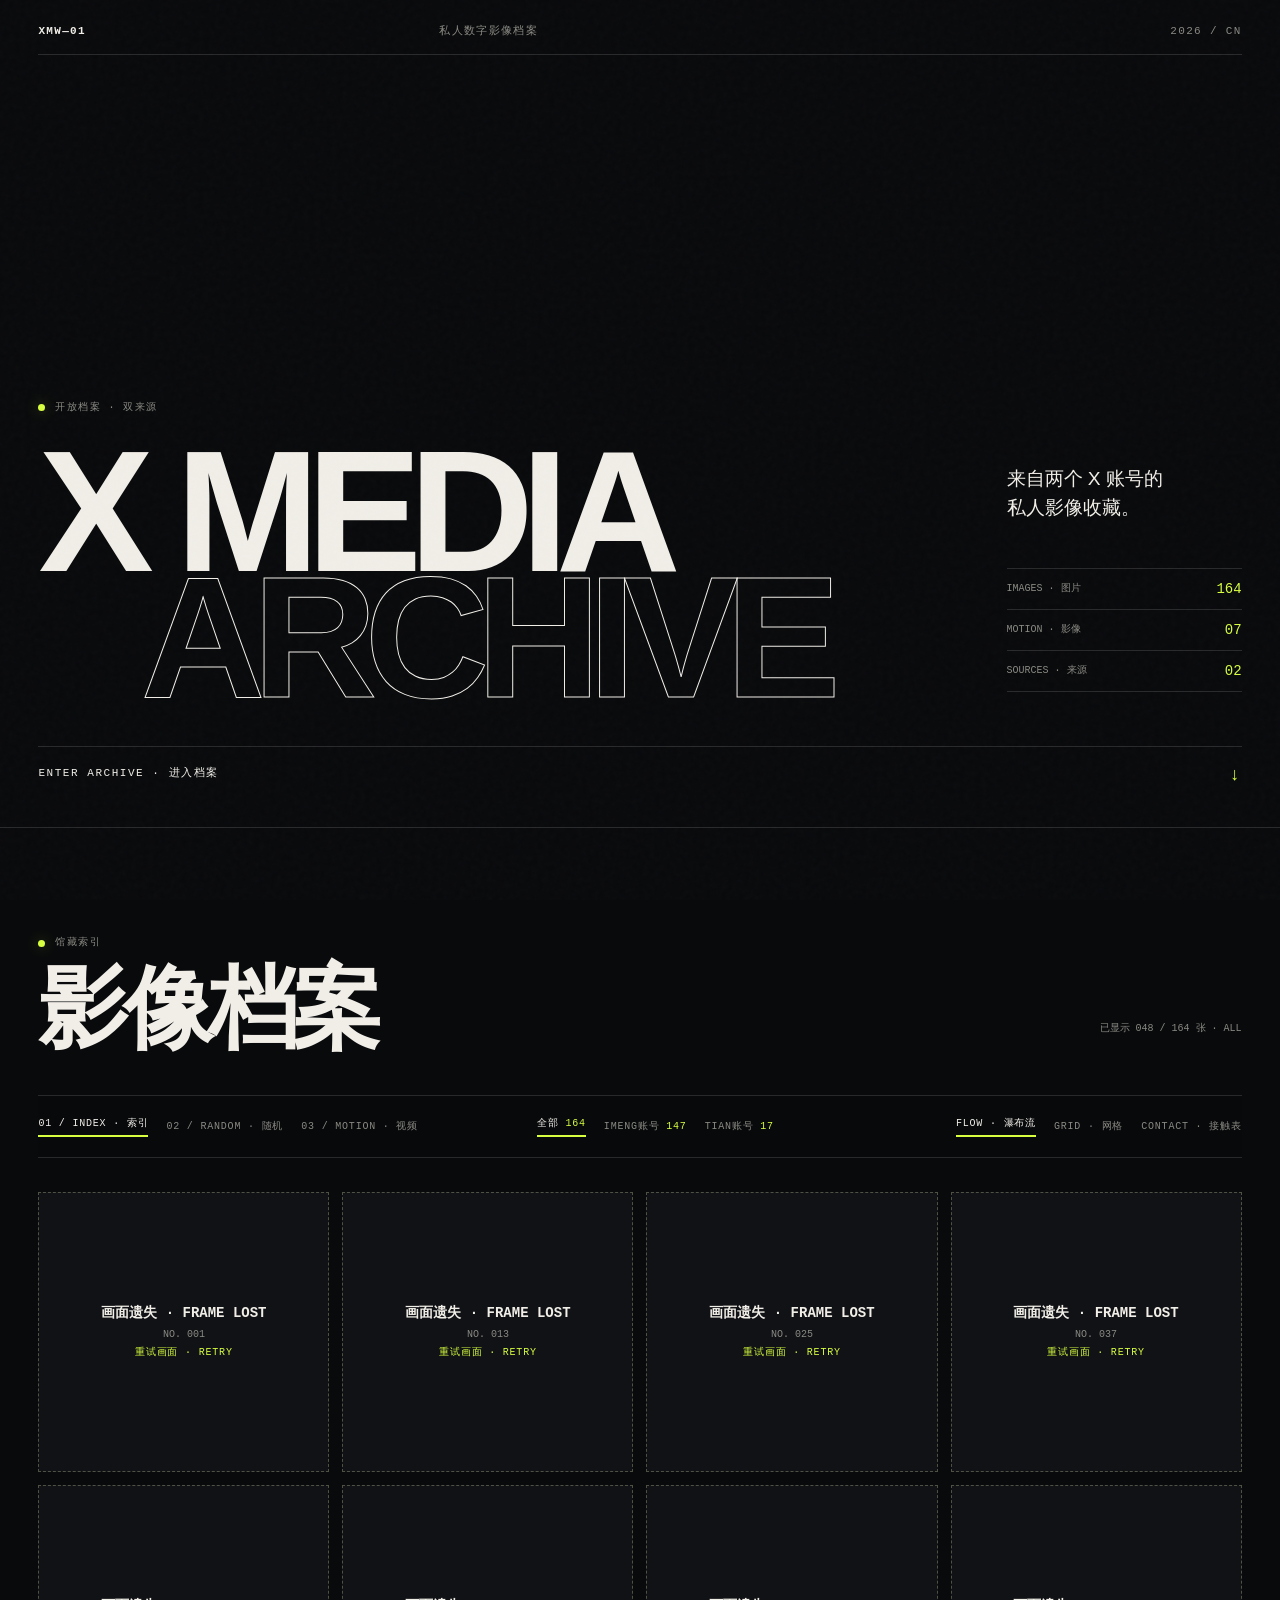
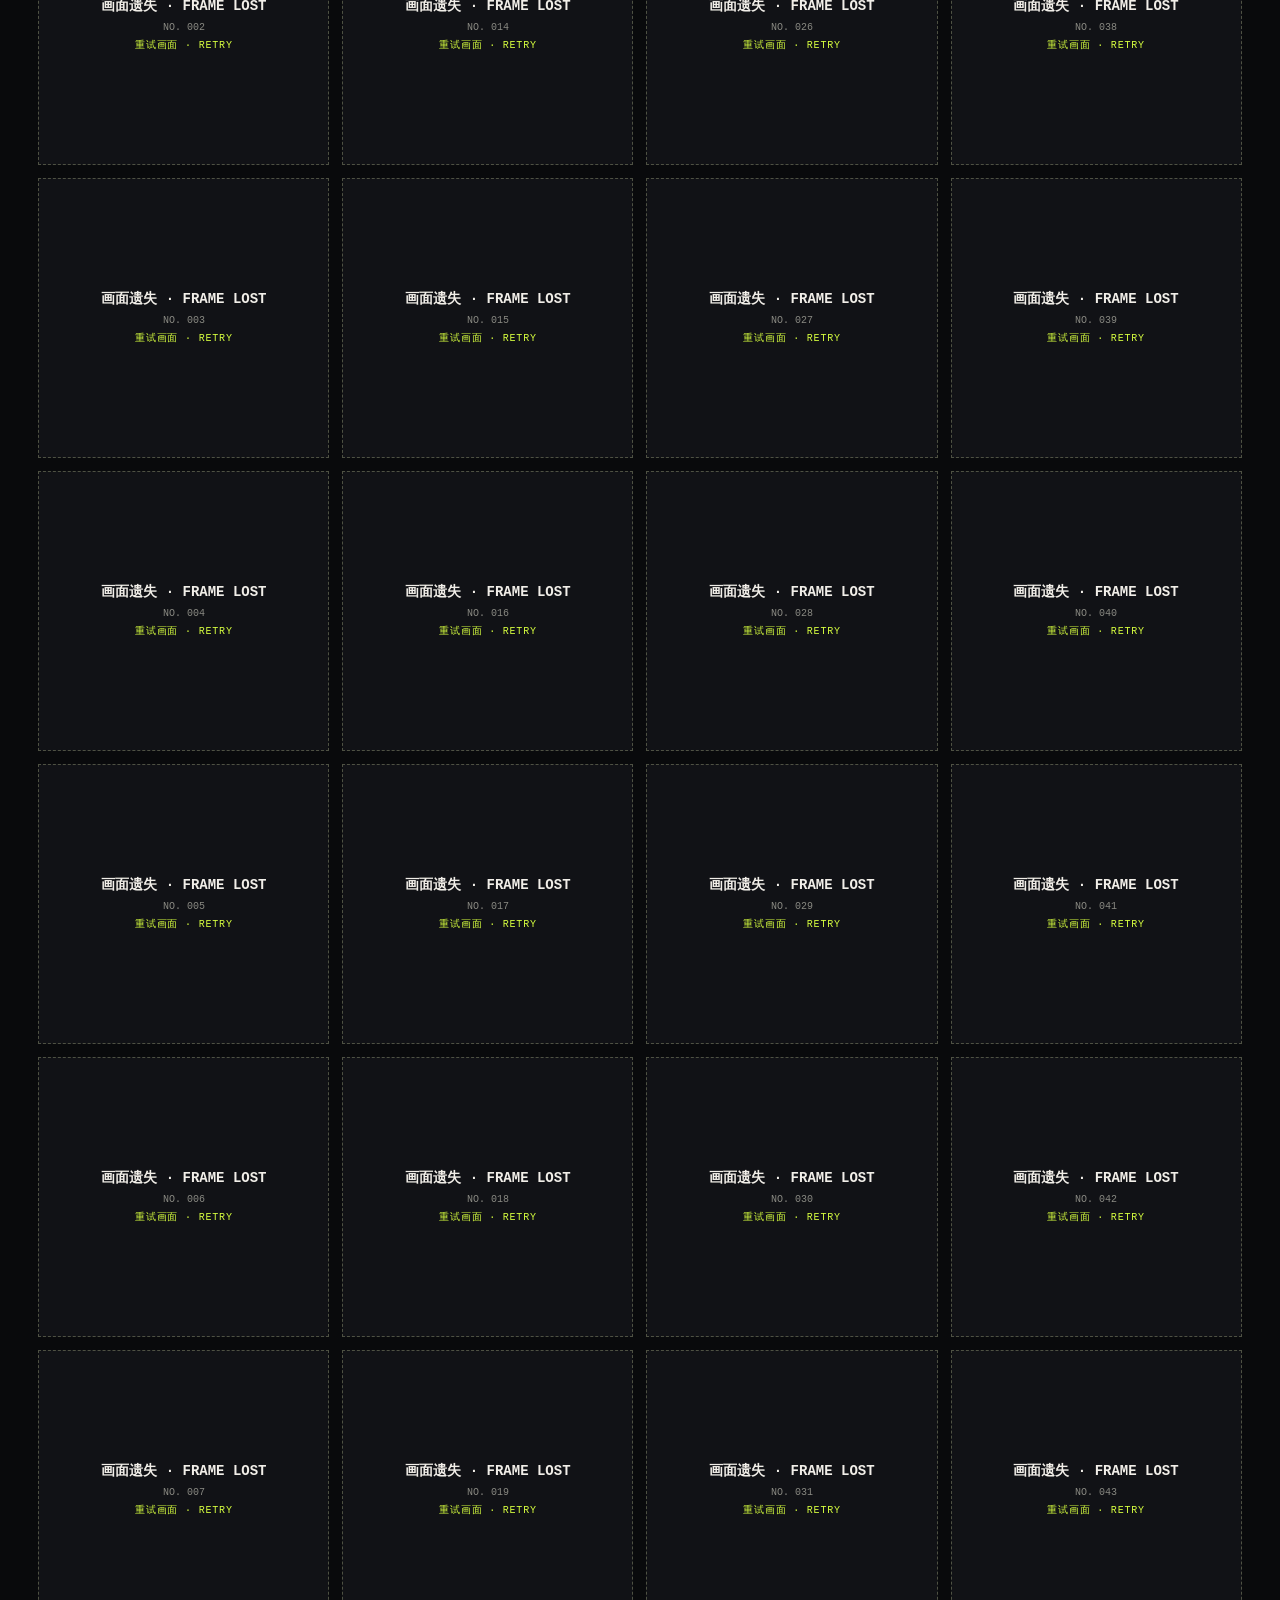
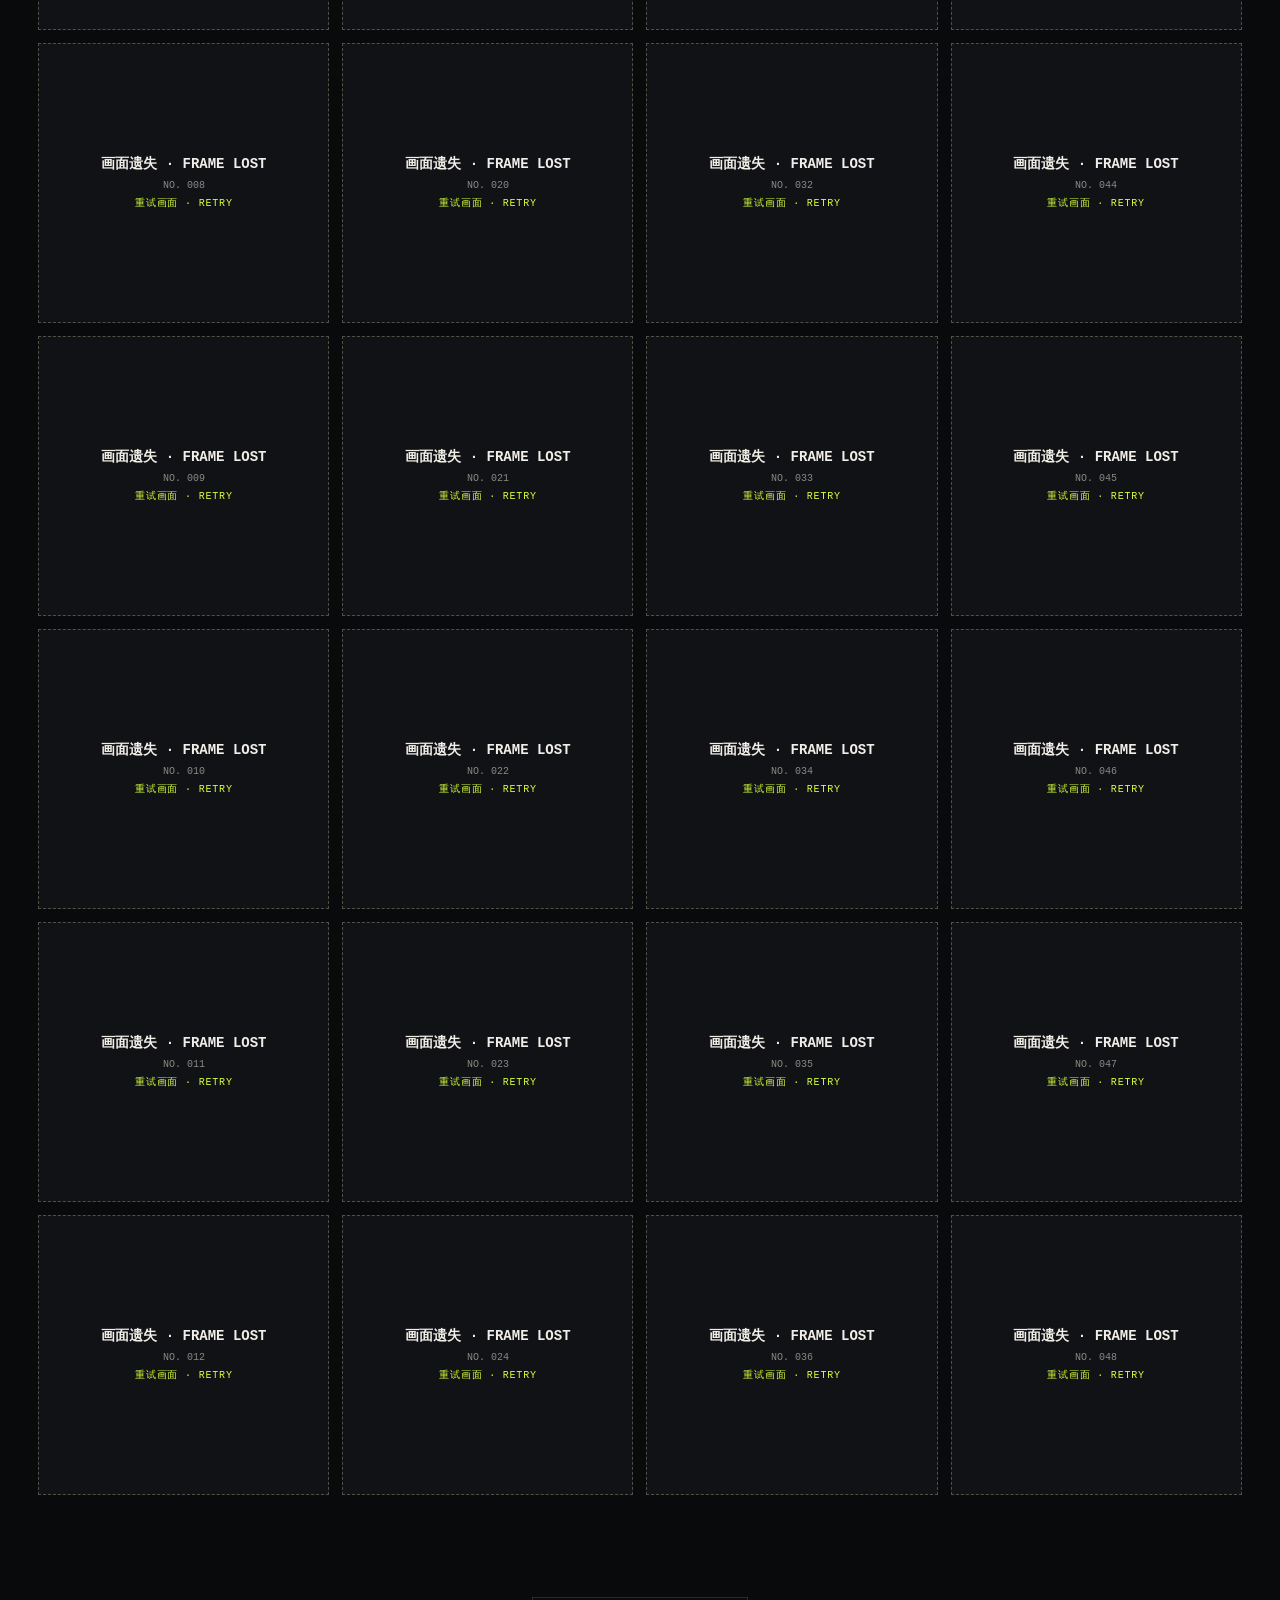
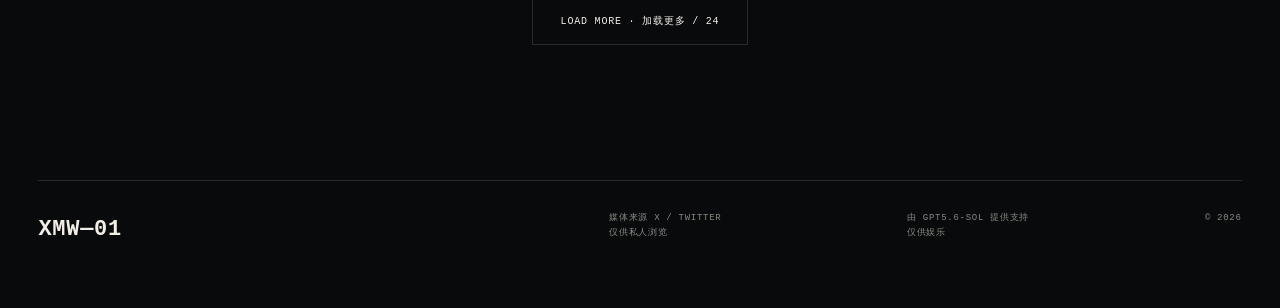
<file: index.html>
<!doctype html>
<html lang="zh-CN">
<head>
<meta charset="utf-8">
<meta name="viewport" content="width=device-width,initial-scale=1,viewport-fit=cover">
<meta name="referrer" content="no-referrer">
<meta name="theme-color" content="#090a0c">
<title>X Media Archive</title>
<link rel="stylesheet" href="assets/css/style.css?v=1">
</head>
<body>
<div class="noise" aria-hidden="true"></div>
<header class="hero" id="top">
  <nav class="mast"><a class="brand" href="#top">XMW—01</a><span>私人数字影像档案</span><span class="mast-date">2026 / CN</span></nav>
  <div class="hero-grid">
    <div><p class="eyebrow"><i></i> 开放档案 · 双来源</p><h1><span>X MEDIA</span><span>ARCHIVE</span></h1></div>
    <div class="hero-meta"><p>来自两个 X 账号的<br>私人影像收藏。</p><dl><div><dt>IMAGES · 图片</dt><dd id="heroImages">000</dd></div><div><dt>MOTION · 影像</dt><dd id="heroVideos">00</dd></div><div><dt>SOURCES · 来源</dt><dd>02</dd></div></dl></div>
  </div>
  <a class="enter" href="#archive"><span>ENTER ARCHIVE · 进入档案</span><b>↓</b></a>
</header>
<main id="archive">
  <div class="archive-head">
    <div><p class="eyebrow"><i></i> 馆藏索引</p><h2>影像档案</h2></div>
    <p id="resultSummary">LOADING · 正在载入媒体索引…</p>
  </div>
  <div class="control-wrap">
    <div class="tabs" role="tablist"><button class="active" data-mode="all">01 / INDEX · 索引</button><button data-mode="random">02 / RANDOM · 随机</button><button data-mode="video">03 / MOTION · 视频</button></div>
    <div class="filters"><button class="active" data-account="all">全部 <span id="allCount">0</span></button><button data-account="imeng">IMENG账号 <span id="imengCount">0</span></button><button data-account="tian">TIAN账号 <span id="tianCount">0</span></button></div>
    <div class="views"><button class="active" data-view="flow" aria-label="瀑布流">FLOW · 瀑布流</button><button data-view="grid" aria-label="统一网格">GRID · 网格</button><button data-view="contact" aria-label="接触表">CONTACT · 接触表</button></div>
  </div>
  <section class="gallery flow" id="gallery" aria-live="polite"></section>
  <section class="gallery motion" id="motion" hidden></section>
  <div class="load-zone"><button id="loadMore">LOAD MORE · 加载更多 / <span>24</span></button><div id="sentinel"></div></div>
</main>
<button id="toTop" class="to-top" aria-label="返回顶部">↑</button>
<div class="viewer" id="viewer" role="dialog" aria-modal="true" aria-label="图片查看器" hidden>
  <header><span id="viewerNo">ARCHIVE · 档案 001</span><button id="closeViewer">ESC / CLOSE · 关闭</button></header>
  <button class="viewer-nav prev" id="prevImage">← <span>上一张</span></button><figure><div class="viewer-loading">DEVELOPING · 正在显影…</div><img id="viewerImage" alt=""></figure><button class="viewer-nav next" id="nextImage"><span>下一张</span> →</button>
  <footer><div><b id="viewerAccount">@账号</b><span id="viewerId">媒体 ID</span></div><div><button id="copyLink">复制链接</button><a id="openOriginal" target="_blank" rel="noopener">打开原图 ↗</a></div><progress id="viewerProgress" max="100" value="0"></progress></footer>
</div>
<footer class="site-footer"><div class="footer-mark">XMW—01</div><div>媒体来源 X / TWITTER<br>仅供私人浏览</div><div>由 GPT5.6-SOL 提供支持<br>仅供娱乐</div><div>© 2026</div></footer>
<script src="media.js?v=6"></script>
<script src="assets/js/app.js?v=2"></script>
</body>
</html>
</file>
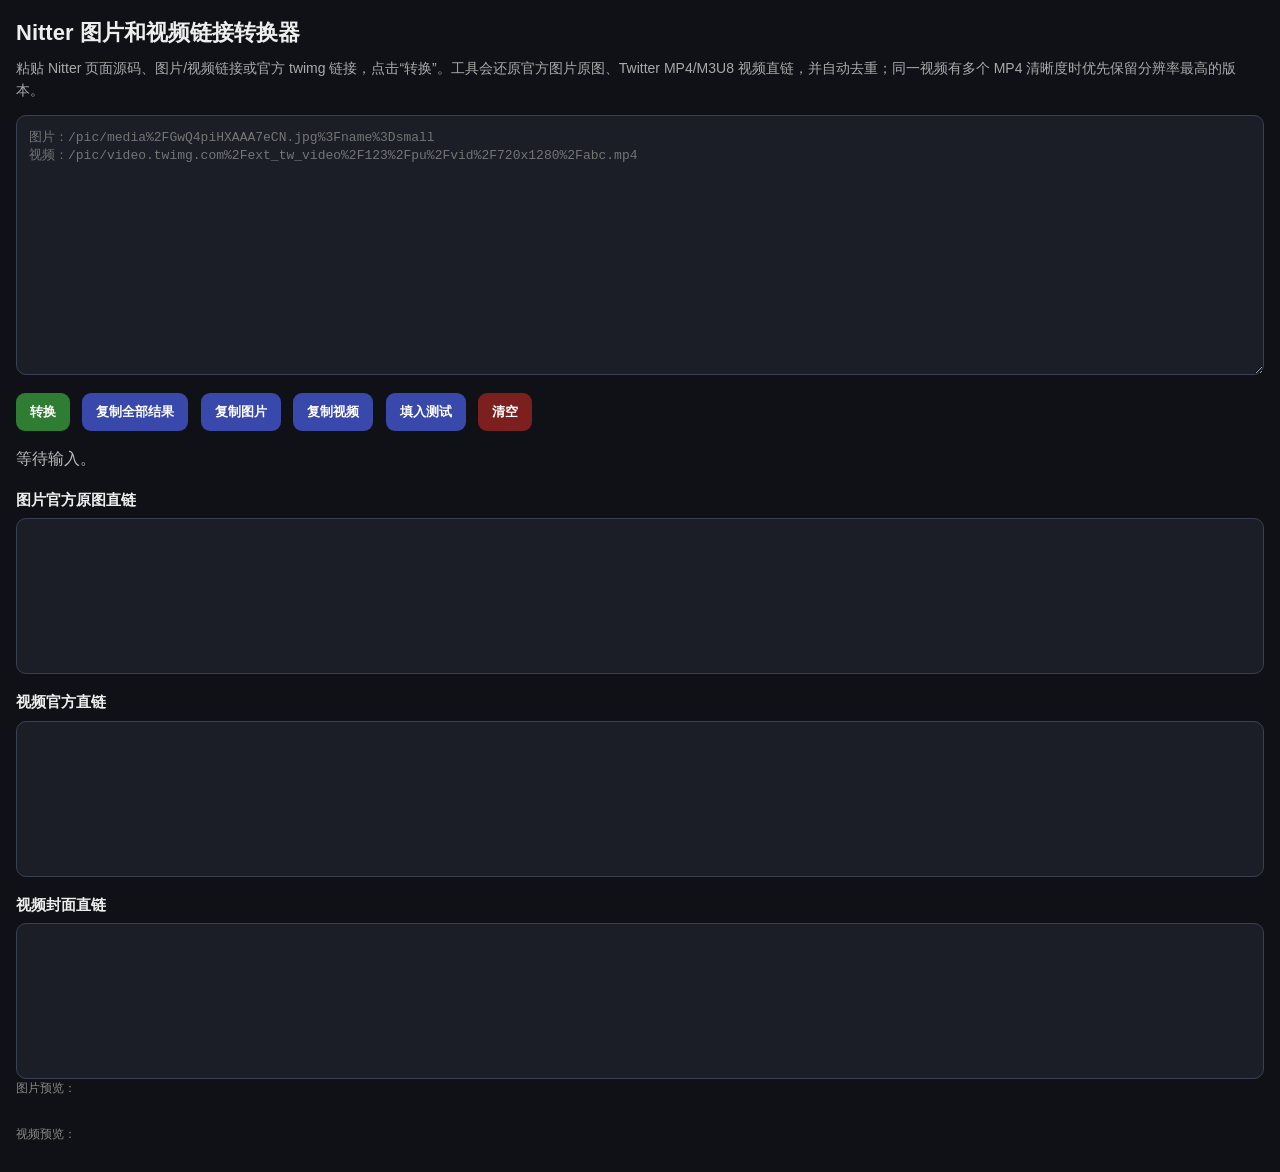
<file: nitter_convert.html>
<!doctype html>
<html lang="zh-CN">
<head>
<meta charset="utf-8">
<meta name="viewport" content="width=device-width,initial-scale=1">
<title>Nitter 图片和视频链接转换器</title>
<style>
body{margin:0;background:#101116;color:#eee;font-family:Arial,"Microsoft YaHei",sans-serif;padding:16px;line-height:1.55}h1{font-size:22px;margin:0 0 8px}.tip{color:#aaa;font-size:14px;margin:8px 0 14px}textarea{width:100%;min-height:260px;background:#1b1d27;color:#eee;border:1px solid #3a4053;border-radius:10px;padding:12px;box-sizing:border-box;font-family:Consolas,monospace;font-size:13px}button{margin:10px 8px 8px 0;padding:10px 14px;border:0;border-radius:9px;background:#2e7d32;color:#fff;font-weight:bold}button.secondary{background:#3949ab}button.danger{background:#7b1f1f}.stat{color:#bbb;margin:8px 0}.out{white-space:pre-wrap;word-break:break-all;background:#1b1d27;border:1px solid #3a4053;border-radius:10px;padding:12px;min-height:130px;font-family:Consolas,monospace;font-size:12px}.preview{display:grid;grid-template-columns:repeat(auto-fill,minmax(120px,1fr));gap:8px;margin-top:12px}.preview img,.preview video{width:100%;aspect-ratio:3/4;object-fit:cover;border-radius:8px;background:#222}.small{font-size:12px;color:#888}.section{margin-top:16px}.section h3{font-size:15px;margin:0 0 7px}.video-preview video{aspect-ratio:16/9}</style>
</head>
<body>
<h1>Nitter 图片和视频链接转换器</h1>
<div class="tip">粘贴 Nitter 页面源码、图片/视频链接或官方 twimg 链接，点击“转换”。工具会还原官方图片原图、Twitter MP4/M3U8 视频直链，并自动去重；同一视频有多个 MP4 清晰度时优先保留分辨率最高的版本。</div>
<textarea id="inp" placeholder="图片：/pic/media%2FGwQ4piHXAAA7eCN.jpg%3Fname%3Dsmall&#10;视频：/pic/video.twimg.com%2Fext_tw_video%2F123%2Fpu%2Fvid%2F720x1280%2Fabc.mp4"></textarea>
<br>
<button onclick="convertLinks()">转换</button>
<button class="secondary" onclick="copyAllResult()">复制全部结果</button>
<button class="secondary" onclick="copyImages()">复制图片</button>
<button class="secondary" onclick="copyVideos()">复制视频</button>
<button class="secondary" onclick="fillTest()">填入测试</button>
<button class="danger" onclick="clearAll()">清空</button>
<div id="stat" class="stat">等待输入。</div>
<div class="section"><h3>图片官方原图直链</h3><div id="imageOut" class="out"></div></div>
<div class="section"><h3>视频官方直链</h3><div id="videoOut" class="out"></div></div>
<div class="section"><h3>视频封面直链</h3><div id="thumbOut" class="out"></div></div>
<div class="small">图片预览：</div>
<div id="imagePreview" class="preview"></div>
<div class="small section">视频预览：</div>
<div id="videoPreview" class="preview video-preview"></div>
<script>
var imageResult='';
var videoResult='';
var thumbResult='';
var allResult='';
function addUnique(arr,seen,value){if(value&&!seen[value]){seen[value]=1;arr.push(value)}}
function decodeInput(s){
  s=String(s||'').replace(/&amp;/g,'&').replace(/&quot;/g,'"').replace(/&#x2F;/gi,'/').replace(/&#47;/g,'/').replace(/\\u002F/gi,'/').replace(/\\\//g,'/');
  var all=s;
  try{var d1=decodeURIComponent(s);if(d1!==s)all+='\n'+d1;try{var d2=decodeURIComponent(d1);if(d2!==d1)all+='\n'+d2}catch(e2){}}catch(e1){}
  return all;
}
function extractImageIds(text){
  var ids=[],seen={},m,re;
  re=/media%2F([A-Za-z0-9_-]+)/gi;while((m=re.exec(text)))addUnique(ids,seen,m[1]);
  re=/(?:pbs\.twimg\.com\/)?media\/([A-Za-z0-9_-]+)/gi;while((m=re.exec(text)))addUnique(ids,seen,m[1]);
  return ids;
}
function cleanUrl(url){
  return url.replace(/&amp;/g,'&').replace(/[),.;]+$/g,'').replace(/%3F/gi,'?').replace(/%3D/gi,'=').replace(/%26/gi,'&').replace(/%2F/gi,'/').replace(/%3A/gi,':');
}
function extractRawVideos(text){
  var urls=[],seen={},m,re;
  re=/(?:https?:\/\/)?video\.twimg\.com\/[A-Za-z0-9_~!$&'()*+,;=:@%./?-]+?(?:\.mp4|\.m3u8)(?:\?[A-Za-z0-9_~!$&'()*+,;=:@%./?-]*)?/gi;
  while((m=re.exec(text))){var u=cleanUrl(m[0]);if(u.indexOf('http')!==0)u='https://'+u;addUnique(urls,seen,u)}
  return urls;
}
function videoKey(url){var m=url.match(/(?:ext_tw_video|amplify_video)\/(\d+)/i);return m?m[1]:url.replace(/[?#].*$/,'')}
function videoScore(url){var m=url.match(/\/(\d+)x(\d+)\//);if(m)return parseInt(m[1],10)*parseInt(m[2],10);m=url.match(/[?&](?:bitrate|br)=(\d+)/i);return m?parseInt(m[1],10):0}
function chooseBestVideos(urls){
  var groups={},order=[];
  urls.forEach(function(u){var k=videoKey(u);if(!groups[k]){groups[k]=[];order.push(k)}groups[k].push(u)});
  var out=[];
  order.forEach(function(k){var list=groups[k],mp4=[],hls=[];list.forEach(function(u){if(/\.mp4(?:\?|$)/i.test(u))mp4.push(u);else hls.push(u)});if(mp4.length){mp4.sort(function(a,b){return videoScore(b)-videoScore(a)});out.push(mp4[0])}else if(hls.length)out.push(hls[0])});
  return out;
}
function extractThumbs(text){
  var urls=[],seen={},m,re;
  re=/(?:https?:\/\/)?pbs\.twimg\.com\/(?:ext_tw_video_thumb|amplify_video_thumb)\/[A-Za-z0-9_~!$&'()*+,;=:@%./?-]+?(?:\.jpg|\.jpeg|\.png|\.webp)(?:\?[A-Za-z0-9_~!$&'()*+,;=:@%./?-]*)?/gi;
  while((m=re.exec(text))){var u=cleanUrl(m[0]);if(u.indexOf('http')!==0)u='https://'+u;addUnique(urls,seen,u)}
  return urls;
}
function imageOfficial(id){return 'https://pbs.twimg.com/media/'+id+'?format=jpg&name=orig'}
function imageThumb(id){return 'https://pbs.twimg.com/media/'+id+'?format=jpg&name=medium'}
function convertLinks(){
  var text=decodeInput(document.getElementById('inp').value);
  var imageIds=extractImageIds(text);
  var videos=chooseBestVideos(extractRawVideos(text));
  var thumbs=extractThumbs(text);
  var images=imageIds.map(imageOfficial);
  imageResult=images.join('\n');videoResult=videos.join('\n');thumbResult=thumbs.join('\n');
  var all=[];if(images.length)all.push('【图片】\n'+imageResult);if(videos.length)all.push('【视频】\n'+videoResult);if(thumbs.length)all.push('【视频封面】\n'+thumbResult);allResult=all.join('\n\n');
  document.getElementById('stat').innerHTML='提取到 <b>'+images.length+'</b> 张图片、<b>'+videos.length+'</b> 个视频、<b>'+thumbs.length+'</b> 张视频封面。结果均已去重。';
  document.getElementById('imageOut').textContent=imageResult||'没有匹配到图片。';
  document.getElementById('videoOut').textContent=videoResult||'没有匹配到 MP4/M3U8 视频。注意：只有页面源码包含 video.twimg.com 地址时才能直接转换。';
  document.getElementById('thumbOut').textContent=thumbResult||'没有匹配到视频封面。';
  var ip=document.getElementById('imagePreview');ip.innerHTML='';imageIds.slice(0,60).forEach(function(id){var img=new Image();img.loading='lazy';img.src=imageThumb(id);ip.appendChild(img)});
  var vp=document.getElementById('videoPreview');vp.innerHTML='';videos.slice(0,12).forEach(function(url){var v=document.createElement('video');v.controls=true;v.preload='metadata';v.src=url;vp.appendChild(v)});
}
function copyText(text,label){if(!text){alert('没有可复制的'+label);return}if(navigator.clipboard&&navigator.clipboard.writeText){navigator.clipboard.writeText(text).then(function(){alert('已复制'+label)}).catch(function(){fallbackCopy(text,label)})}else fallbackCopy(text,label)}
function fallbackCopy(text,label){var t=document.createElement('textarea');t.value=text;document.body.appendChild(t);t.select();document.execCommand('copy');document.body.removeChild(t);alert('已复制'+label)}
function copyAllResult(){copyText(allResult,'全部结果')}
function copyImages(){copyText(imageResult,'图片直链')}
function copyVideos(){copyText(videoResult,'视频直链')}
function fillTest(){document.getElementById('inp').value='/pic/media%2FGwQ4piHXAAA7eCN.jpg%3Fname%3Dsmall\n/pic/video.twimg.com%2Fext_tw_video%2F1948467945136431104%2Fpu%2Fvid%2F720x1280%2FExampleVideo.mp4%3Ftag%3D12\nhttps://video.twimg.com/ext_tw_video/1948467945136431104/pu/vid/320x568/ExampleVideo.mp4?tag=12\nhttps://pbs.twimg.com/ext_tw_video_thumb/1948467945136431104/pu/img/TIR7K_CUAuYGBRtj.jpg';convertLinks()}
function clearAll(){document.getElementById('inp').value='';document.getElementById('imageOut').textContent='';document.getElementById('videoOut').textContent='';document.getElementById('thumbOut').textContent='';document.getElementById('imagePreview').innerHTML='';document.getElementById('videoPreview').innerHTML='';document.getElementById('stat').textContent='等待输入。';imageResult='';videoResult='';thumbResult='';allResult=''}
</script>
</body>
</html>
</file>
<file: assets/css/style.css>
:root{--bg:#090a0c;--ink:#f1eee8;--muted:#898982;--line:rgba(255,255,255,.13);--acid:#d7ff3f;--mono:"SFMono-Regular",Consolas,"Liberation Mono",monospace;--sans:Inter,"Helvetica Neue","Noto Sans SC",Arial,sans-serif}*{box-sizing:border-box}html{scroll-behavior:smooth}body{margin:0;background:var(--bg);color:var(--ink);font-family:var(--sans);-webkit-font-smoothing:antialiased}.noise{position:fixed;inset:0;z-index:99;pointer-events:none;opacity:.035;background-image:url("data:image/svg+xml,%3Csvg viewBox='0 0 180 180' xmlns='http://www.w3.org/2000/svg'%3E%3Cfilter id='n'%3E%3CfeTurbulence type='fractalNoise' baseFrequency='.9' numOctaves='3' stitchTiles='stitch'/%3E%3C/filter%3E%3Crect width='100%25' height='100%25' filter='url(%23n)' opacity='.65'/%3E%3C/svg%3E")}.hero{min-height:92vh;padding:26px 3vw 42px;display:flex;flex-direction:column;border-bottom:1px solid var(--line);overflow:hidden}.mast{display:grid;grid-template-columns:1fr 1fr 1fr;align-items:center;padding-bottom:17px;border-bottom:1px solid var(--line);font:11px/1 var(--mono);letter-spacing:.12em;color:var(--muted)}.brand{color:var(--ink);text-decoration:none;font-weight:800}.mast-date{text-align:right}.hero-grid{display:grid;grid-template-columns:minmax(0,2.5fr) minmax(230px,.65fr);gap:5vw;align-items:end;flex:1;padding:8vh 0 5vh}.eyebrow{display:flex;align-items:center;gap:10px;color:var(--muted);font:10px/1 var(--mono);letter-spacing:.14em}.eyebrow i{width:7px;height:7px;border-radius:50%;background:var(--acid);box-shadow:0 0 14px rgba(215,255,63,.35)}h1{margin:4vh 0 0;font-size:clamp(68px,13.5vw,210px);font-weight:800;letter-spacing:-.075em;line-height:.73;text-transform:uppercase}h1 span{display:block;animation:rise .8s both cubic-bezier(.2,.7,.2,1)}h1 span+span{margin-left:8vw;color:transparent;-webkit-text-stroke:1px var(--ink);animation-delay:.12s}.hero-meta{padding-bottom:1vh}.hero-meta>p{font-size:clamp(16px,1.5vw,23px);line-height:1.5;margin:0 0 5vh}.hero-meta dl{margin:0;border-top:1px solid var(--line)}.hero-meta dl div{display:flex;justify-content:space-between;border-bottom:1px solid var(--line);padding:12px 0}.hero-meta dt{font:10px var(--mono);color:var(--muted)}.hero-meta dd{margin:0;font:14px var(--mono);color:var(--acid)}.enter{display:flex;justify-content:space-between;color:var(--ink);text-decoration:none;border-top:1px solid var(--line);padding-top:18px;font:11px var(--mono);letter-spacing:.14em}.enter b{color:var(--acid);font-size:18px}main{padding:100px 3vw 80px}.archive-head{display:flex;align-items:end;justify-content:space-between;margin-bottom:50px}.archive-head h2{font-size:clamp(44px,7vw,108px);line-height:.8;letter-spacing:-.06em;margin:25px 0 0}.archive-head>p{font:10px var(--mono);color:var(--muted)}.control-wrap{position:sticky;top:0;z-index:20;display:grid;grid-template-columns:1.2fr 1fr auto;gap:20px;align-items:center;padding:16px 0;background:rgba(9,10,12,.92);backdrop-filter:blur(14px);border-top:1px solid var(--line);border-bottom:1px solid var(--line)}button{font:10px var(--mono);letter-spacing:.08em}.tabs,.filters,.views{display:flex;gap:18px}.control-wrap button{padding:4px 0;border:0;background:none;color:var(--muted);cursor:pointer;white-space:nowrap}.control-wrap button:hover,.control-wrap button.active{color:var(--ink)}.control-wrap button.active:after{content:"";display:block;height:2px;margin-top:5px;background:var(--acid)}.control-wrap span{color:var(--acid)}.gallery{margin-top:34px}.gallery.flow{columns:4 260px;column-gap:13px}.card{position:relative;margin:0 0 13px;break-inside:avoid;background:#111216;overflow:hidden;cursor:zoom-in;animation:reveal .55s both}.card img{display:block;width:100%;height:auto;min-height:100px;transition:transform .55s cubic-bezier(.2,.7,.2,1),filter .35s}.card:hover img{transform:scale(.985);filter:brightness(.65)}.card-info{position:absolute;inset:auto 0 0;padding:38px 12px 12px;background:linear-gradient(transparent,rgba(0,0,0,.85));display:flex;justify-content:space-between;align-items:end;opacity:0;transform:translateY(6px);transition:.3s;pointer-events:none}.card:hover .card-info{opacity:1;transform:none}.card-info b,.card-info span{font:9px/1.5 var(--mono);letter-spacing:.08em}.card-info span{color:var(--acid)}.card.error{min-height:280px;border:1px dashed #4e5143;display:grid;place-items:center;cursor:default}.error-box{text-align:center;font:10px/1.8 var(--mono);color:var(--muted)}.error-box b{display:block;color:var(--ink);font-size:14px}.error-box button{border:0;background:none;color:var(--acid);cursor:pointer}.gallery.grid{display:grid;grid-template-columns:repeat(auto-fill,minmax(230px,1fr));gap:10px}.gallery.grid .card{aspect-ratio:3/4;margin:0}.gallery.grid .card img{height:100%;object-fit:cover}.gallery.contact{display:grid;grid-template-columns:repeat(auto-fill,minmax(115px,1fr));gap:4px}.gallery.contact .card{aspect-ratio:1;margin:0}.gallery.contact .card img{height:100%;object-fit:cover}.gallery.contact .card-info{padding:5px;opacity:1;background:linear-gradient(transparent,rgba(0,0,0,.8))}.gallery.contact .card-info b{font-size:7px}.gallery.motion{display:grid;grid-template-columns:repeat(auto-fit,minmax(260px,1fr));gap:12px}.motion-card{position:relative;background:#050505;aspect-ratio:9/16;overflow:hidden}.motion-card video{width:100%;height:100%;object-fit:contain}.motion-label{position:absolute;left:10px;top:10px;color:var(--acid);font:9px var(--mono)}.load-zone{text-align:center;padding:55px 0}.load-zone button{color:var(--ink);border:1px solid var(--line);background:none;padding:16px 28px;cursor:pointer}.load-zone button:hover{border-color:var(--acid);color:var(--acid)}.to-top{position:fixed;right:22px;bottom:22px;width:42px;height:42px;border:1px solid var(--line);background:rgba(9,10,12,.8);color:var(--ink);z-index:15;cursor:pointer;opacity:0;transform:translateY(10px);transition:.25s}.to-top.show{opacity:1;transform:none}.viewer{position:fixed;inset:0;z-index:100;background:#050506;padding:20px;display:grid;grid-template:40px 1fr 70px/90px 1fr 90px}.viewer[hidden]{display:none}.viewer header{grid-column:1/-1;display:flex;justify-content:space-between;border-bottom:1px solid var(--line);font:10px var(--mono);align-items:start}.viewer header button,.viewer footer button{background:none;border:0;color:var(--ink);cursor:pointer}.viewer figure{grid-area:2/2;margin:20px;display:grid;place-items:center;position:relative;min-height:0}.viewer figure img{max-width:100%;max-height:100%;position:relative;z-index:1}.viewer-loading{position:absolute;font:10px var(--mono);color:var(--muted)}.viewer-nav{border:0;background:none;color:var(--muted);cursor:pointer}.viewer-nav:hover{color:var(--acid)}.viewer-nav.prev{grid-area:2/1}.viewer-nav.next{grid-area:2/3}.viewer footer{grid-column:1/-1;border-top:1px solid var(--line);display:grid;grid-template-columns:1fr 1fr;align-items:center;position:relative;font:9px/1.6 var(--mono)}.viewer footer>div:nth-child(2){text-align:right}.viewer footer b,.viewer footer span{display:block}.viewer footer span{color:var(--muted)}.viewer footer a{color:var(--ink);text-decoration:none;margin-left:20px}.viewer progress{position:absolute;bottom:-1px;width:100%;height:2px;appearance:none}.viewer progress::-webkit-progress-bar{background:#222}.viewer progress::-webkit-progress-value{background:var(--acid)}.site-footer{border-top:1px solid var(--line);margin:0 3vw;padding:30px 0 60px;display:grid;grid-template-columns:2fr 1fr 1fr auto;gap:25px;color:var(--muted);font:9px/1.7 var(--mono);letter-spacing:.08em}.footer-mark{font-size:22px;color:var(--ink);font-weight:800}@keyframes rise{from{opacity:0;transform:translateY(35px)}to{opacity:1;transform:none}}@keyframes reveal{from{opacity:0;transform:translateY(12px)}to{opacity:1;transform:none}}@media(max-width:800px){.hero{min-height:78vh;padding:20px 16px 28px}.mast{grid-template-columns:1fr 1fr}.mast span:nth-child(2){display:none}.hero-grid{grid-template-columns:1fr;gap:30px;padding-top:8vh}.hero-meta{display:grid;grid-template-columns:1fr 1fr;gap:20px}.hero-meta>p{font-size:14px;margin:0}.hero-meta dl div{padding:8px 0}h1{font-size:20vw;line-height:.78}.enter{margin-top:25px}main{padding:70px 12px 60px}.archive-head{display:block;margin-bottom:32px}.archive-head>p{margin-top:25px}.control-wrap{display:flex;flex-wrap:wrap;gap:12px 22px;padding:12px 0}.tabs{width:100%;justify-content:space-between}.filters{gap:15px}.views{margin-left:auto;gap:11px}.gallery.flow{columns:2;column-gap:7px}.card{margin-bottom:7px}.card-info{opacity:1;padding:30px 7px 7px}.gallery.grid{grid-template-columns:repeat(2,1fr);gap:6px}.gallery.contact{grid-template-columns:repeat(4,1fr);gap:2px}.viewer{padding:12px;grid-template:38px 1fr 86px/35px 1fr 35px}.viewer figure{margin:8px}.viewer-nav span{display:none}.viewer footer{grid-template-columns:1fr 1.4fr}.viewer footer a{margin-left:8px}.site-footer{grid-template-columns:1fr 1fr;margin:0 12px}.site-footer .footer-mark{grid-column:1/-1}}@media(prefers-reduced-motion:reduce){html{scroll-behavior:auto}*,*:before,*:after{animation:none!important;transition:none!important}}
</file>
